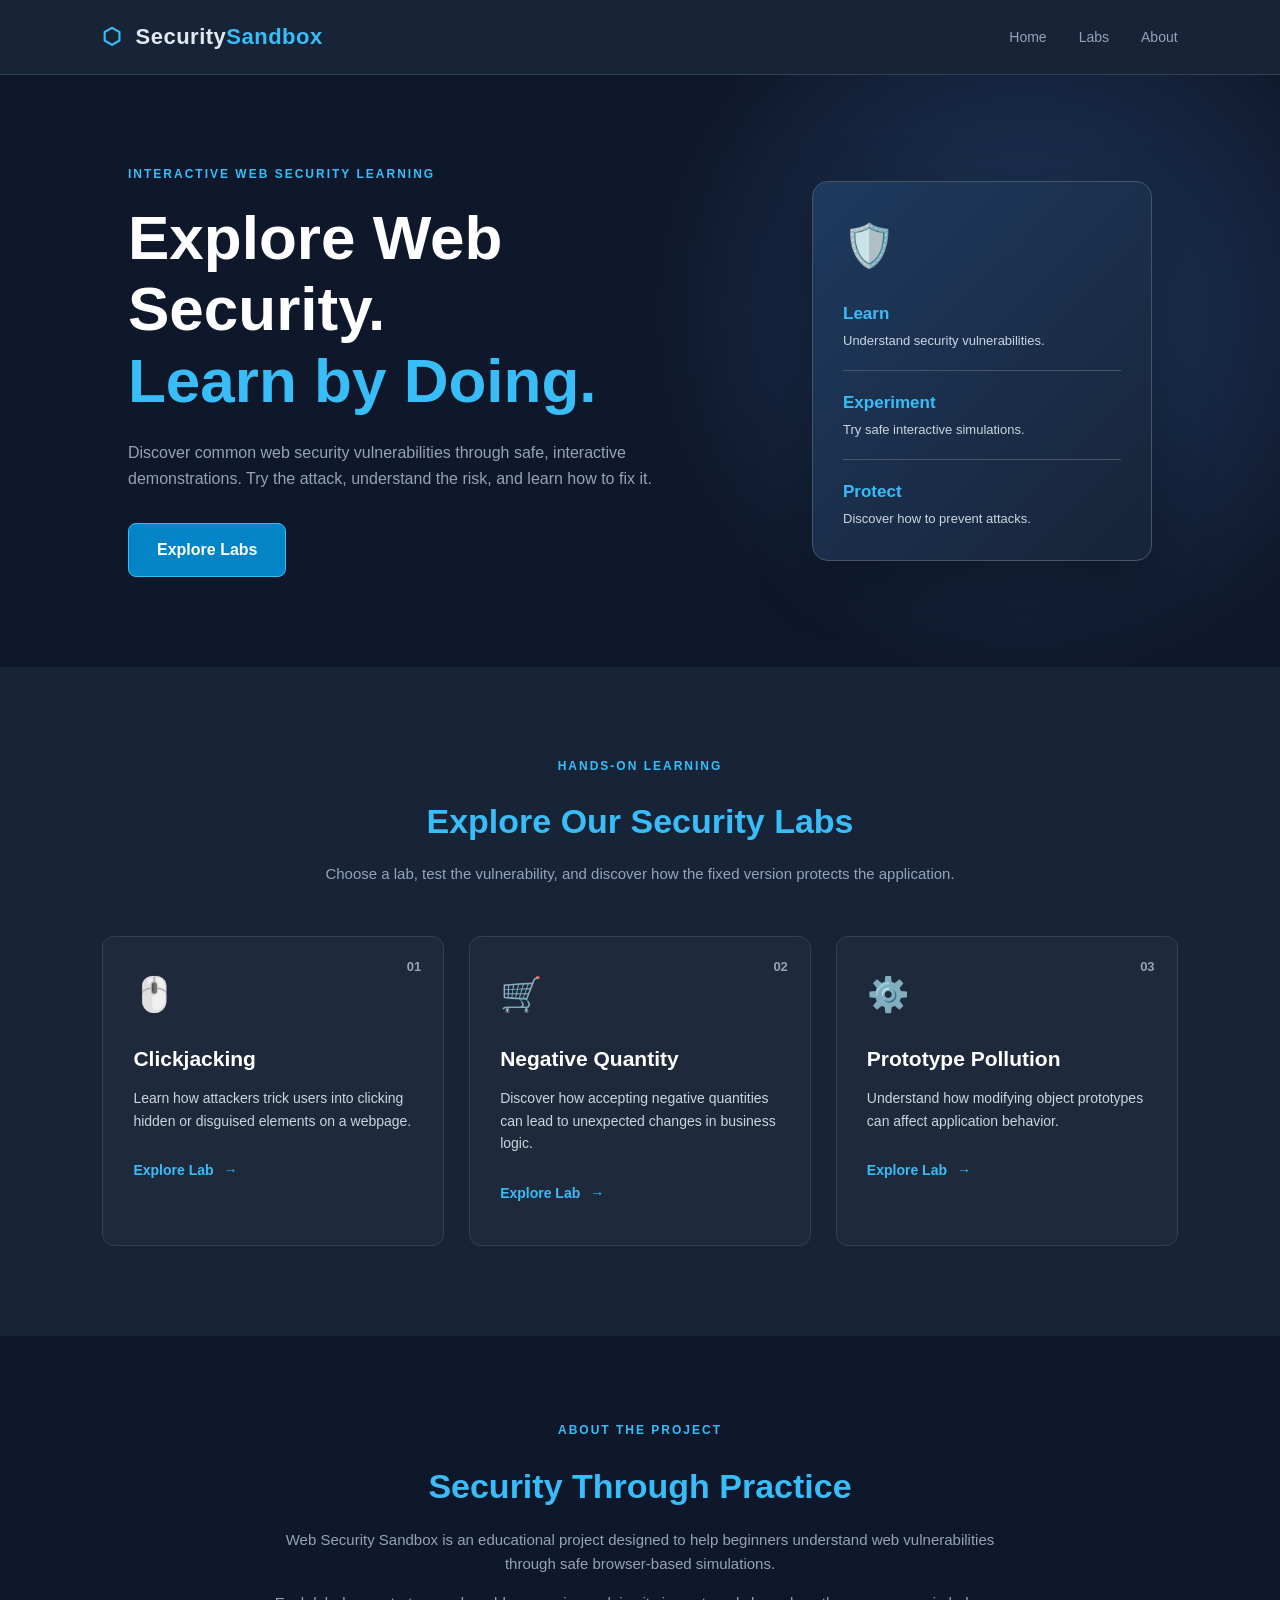
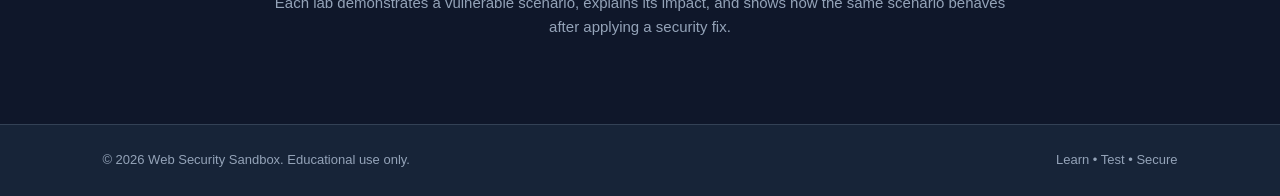
<file: index.html>
<!DOCTYPE html>
<html lang="en">
<head>
    <meta charset="UTF-8">
    <meta name="viewport" content="width=device-width, initial-scale=1.0">
    <meta name="description" content="An interactive web security sandbox for learning common web vulnerabilities safely.">
    <title>Web Security Sandbox</title>
    <link rel="stylesheet" href="css/style.css">
</head>
<body>

    <!-- Navigation -->
    <header class="navbar">
        <a href="index.html" class="logo">
            <span class="logo-icon">⬡</span>
            Security<span>Sandbox</span>
        </a>

        <nav>
            <a href="#home">Home</a>
            <a href="#labs">Labs</a>
            <a href="#about">About</a>
        </nav>
    </header>

    <main>
        <!-- Hero Section -->
        <section class="hero" id="home">
            <div class="hero-content">
                <p class="hero-label">INTERACTIVE WEB SECURITY LEARNING</p>

                <h1>
                    Explore Web Security.
                    <span>Learn by Doing.</span>
                </h1>

                <p class="hero-description">
                    Discover common web security vulnerabilities through
                    safe, interactive demonstrations. Try the attack,
                    understand the risk, and learn how to fix it.
                </p>

                <a href="#labs" class="primary-button">
                    Explore Labs
                </a>
            </div>

            <div class="hero-visual">
                <div class="security-card">
                    <div class="security-icon">🛡️</div>
                    <h3>Learn</h3>
                    <p>Understand security vulnerabilities.</p>
                    <div class="security-line"></div>
                    <h3>Experiment</h3>
                    <p>Try safe interactive simulations.</p>
                    <div class="security-line"></div>
                    <h3>Protect</h3>
                    <p>Discover how to prevent attacks.</p>
                </div>
            </div>
        </section>

        <!-- Labs Section -->
        <section class="labs-section" id="labs">
            <div class="section-heading">
                <p class="section-label">HANDS-ON LEARNING</p>
                <h2>Explore Our Security Labs</h2>
                <p>
                    Choose a lab, test the vulnerability, and discover
                    how the fixed version protects the application.
                </p>
            </div>

            <div class="labs-grid">

                <!-- Clickjacking -->
                <article class="lab-card">
                    <div class="lab-number">01</div>
                    <div class="lab-icon">🖱️</div>
                    <h3>Clickjacking</h3>
                    <p>
                        Learn how attackers trick users into clicking
                        hidden or disguised elements on a webpage.
                    </p>
                    <a href="labs/clickjacking/index.html" class="lab-link">
                        Explore Lab <span>→</span>
                    </a>
                </article>

                <!-- Negative Quantity -->
                <article class="lab-card">
                    <div class="lab-number">02</div>
                    <div class="lab-icon">🛒</div>
                    <h3>Negative Quantity</h3>
                    <p>
                        Discover how accepting negative quantities can
                        lead to unexpected changes in business logic.
                    </p>
                    <a href="labs/negative-quantity/index.html" class="lab-link">
                        Explore Lab <span>→</span>
                    </a>
                </article>

                <!-- Prototype Pollution -->
                <article class="lab-card">
                    <div class="lab-number">03</div>
                    <div class="lab-icon">⚙️</div>
                    <h3>Prototype Pollution</h3>
                    <p>
                        Understand how modifying object prototypes can
                        affect application behavior.
                    </p>
                    <a href="labs/prototype-pollution/index.html" class="lab-link">
                        Explore Lab <span>→</span>
                    </a>
                </article>

            </div>
        </section>

        <!-- About Section -->
        <section class="about-section" id="about">
            <div class="about-content">
                <p class="section-label">ABOUT THE PROJECT</p>
                <h2>Security Through Practice</h2>
                <p>
                    Web Security Sandbox is an educational project
                    designed to help beginners understand web
                    vulnerabilities through safe browser-based
                    simulations.
                </p>
                <p>
                    Each lab demonstrates a vulnerable scenario,
                    explains its impact, and shows how the same
                    scenario behaves after applying a security fix.
                </p>
            </div>
        </section>
    </main>

    <!-- Footer -->
    <footer class="footer">
        <p>© 2026 Web Security Sandbox. Educational use only.</p>
        <p>Learn • Test • Secure</p>
    </footer>
</body>
</html>
</file>
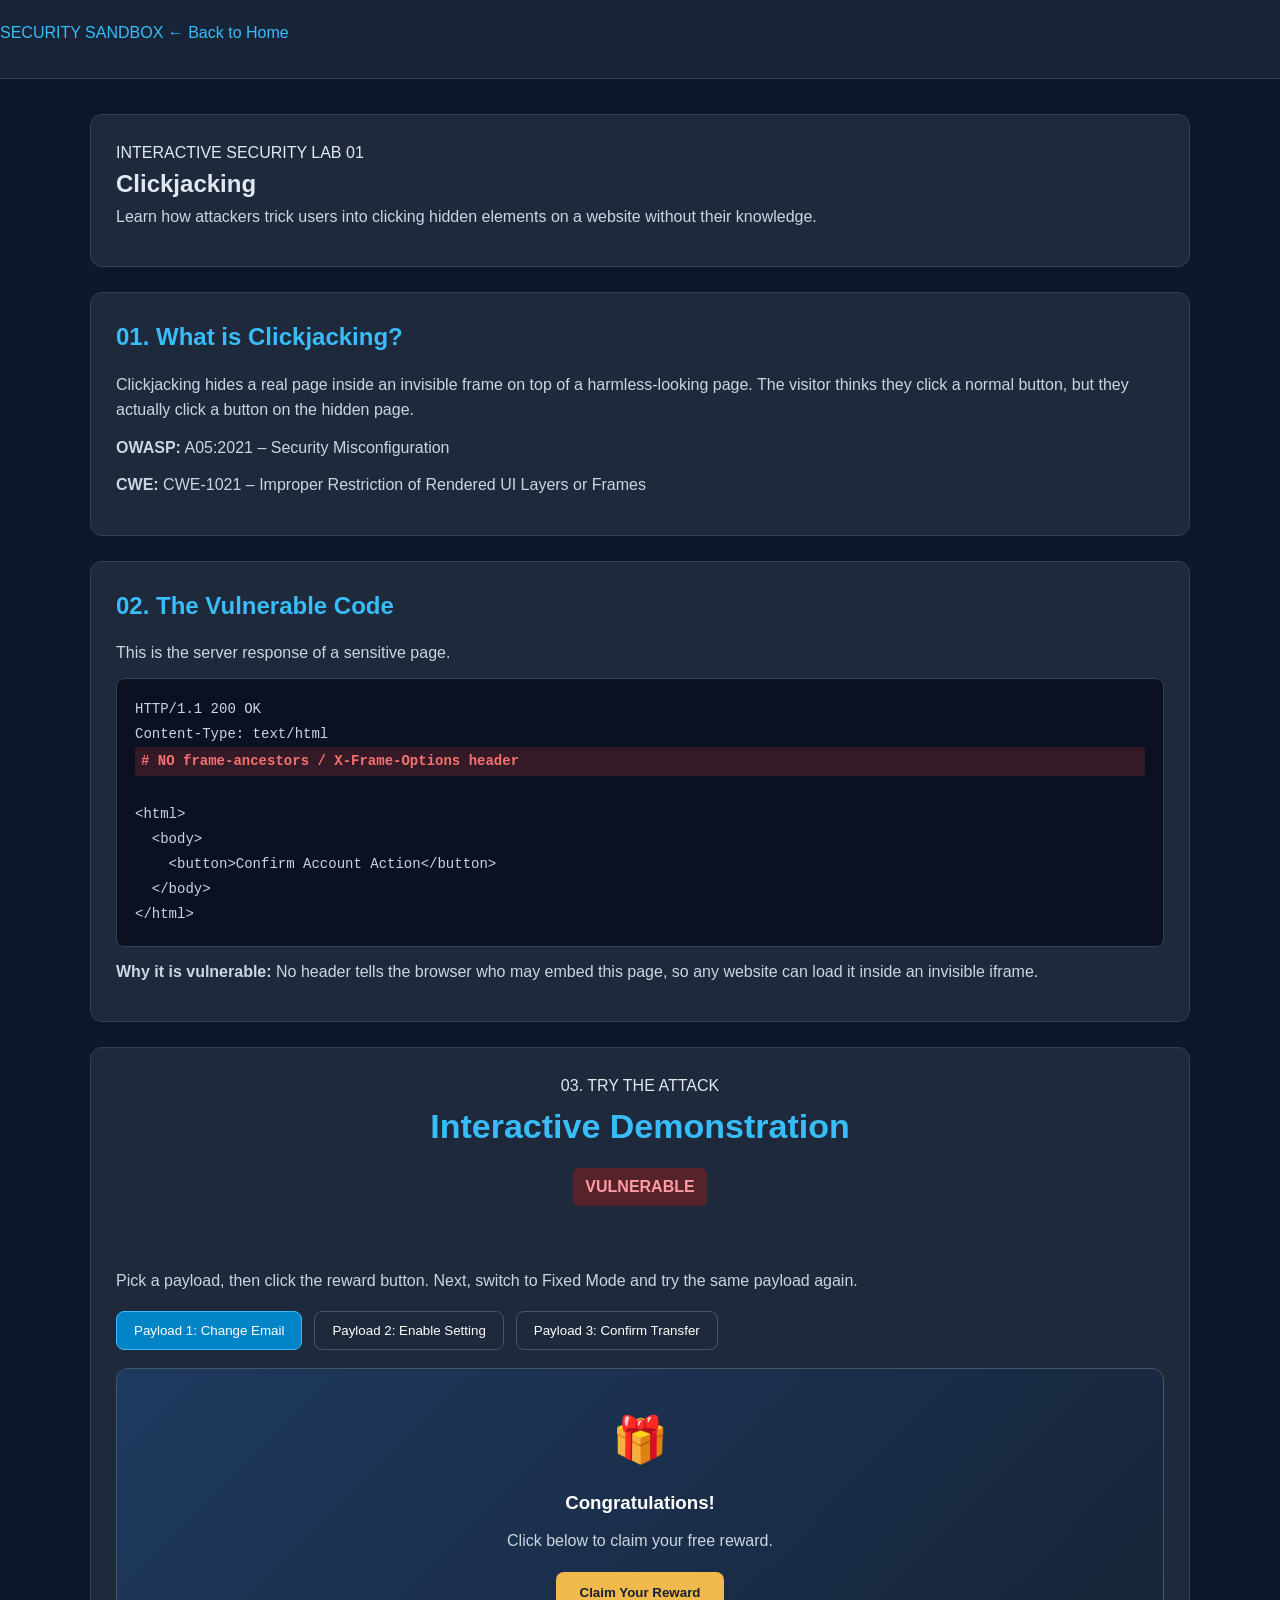
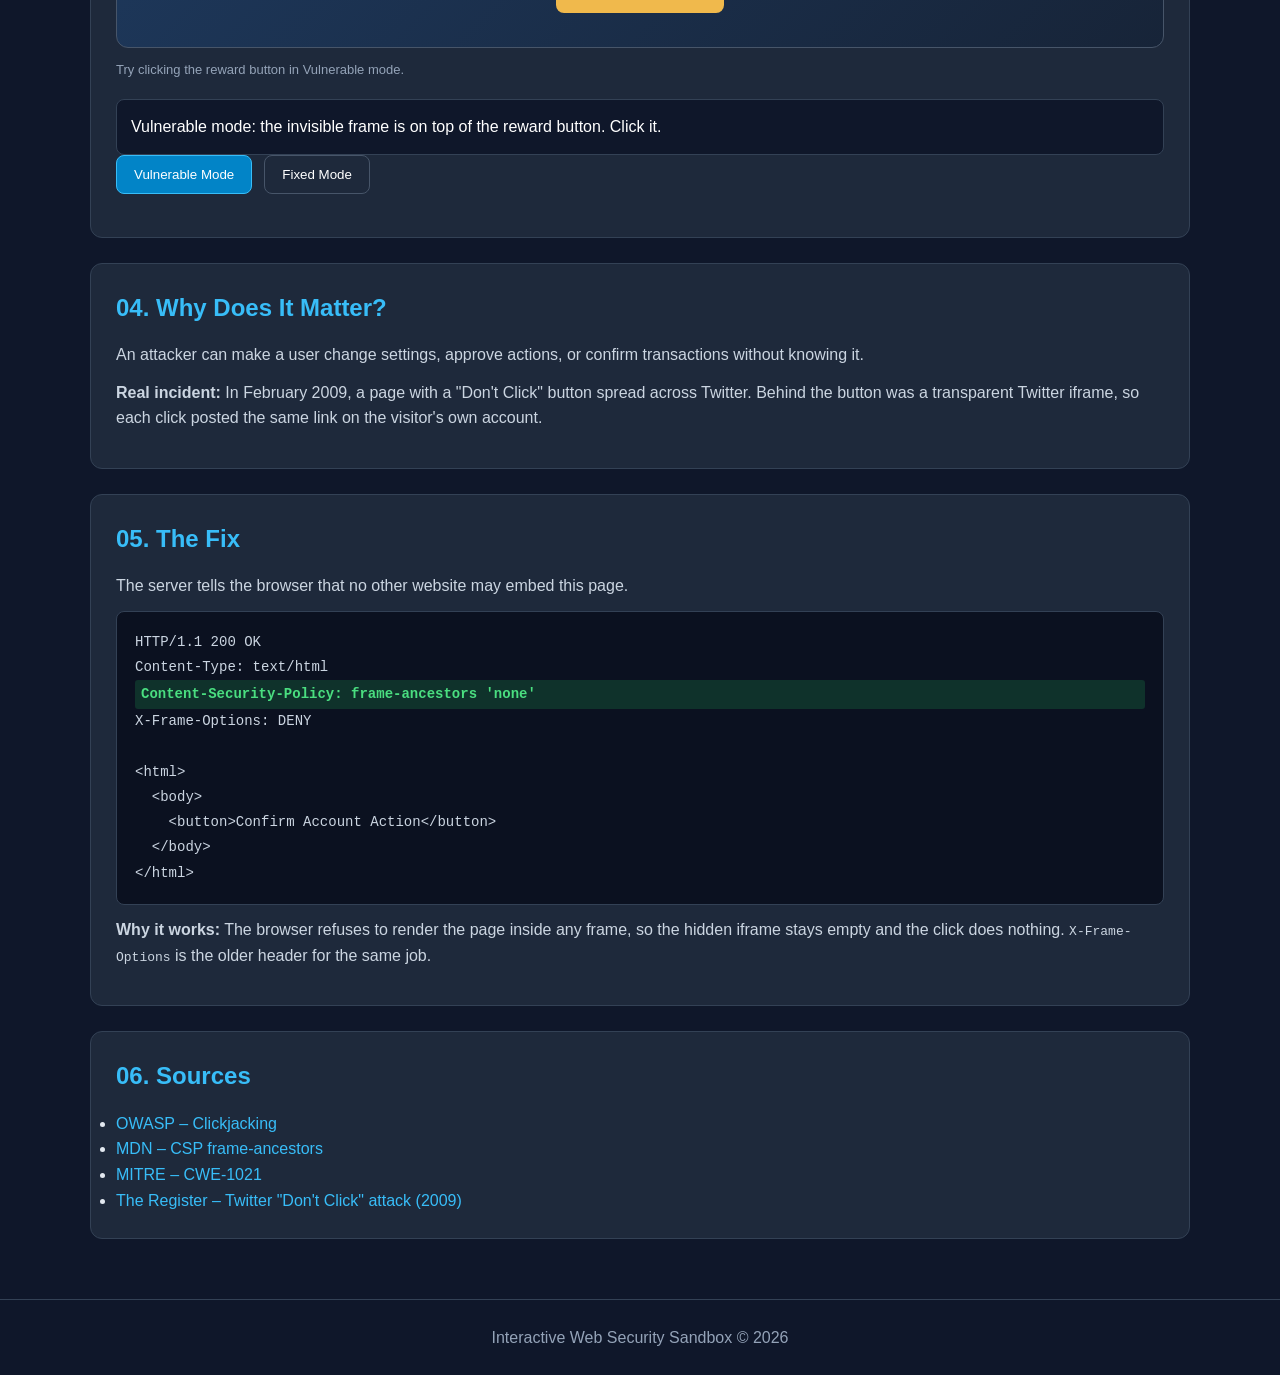
<file: labs/clickjacking/index.html>
<!DOCTYPE html>
<html lang="en">
<head>
    <meta charset="UTF-8">
    <meta name="viewport" content="width=device-width, initial-scale=1.0">
    <title>Clickjacking Lab | Security Sandbox</title>
    <link rel="stylesheet" href="../../css/style.css">
</head>
<body class="lab-page">

    <header class="topbar">
        <a href="../../index.html" class="brand">SECURITY SANDBOX</a>
        <a href="../../index.html" class="back-link">← Back to Home</a>
    </header>

    <main class="container">

        <section class="intro">
            <span class="lab-label">INTERACTIVE SECURITY LAB 01</span>
            <h1>Clickjacking</h1>
            <p>
                Learn how attackers trick users into clicking hidden
                elements on a website without their knowledge.
            </p>
        </section>

        <!-- 1. What it is -->
        <section class="info-card">
            <h2>01. What is Clickjacking?</h2>
            <p>
                Clickjacking hides a real page inside an invisible frame on top of
                a harmless-looking page. The visitor thinks they click a normal
                button, but they actually click a button on the hidden page.
            </p>
            <p><strong>OWASP:</strong> A05:2021 – Security Misconfiguration</p>
            <p><strong>CWE:</strong> CWE-1021 – Improper Restriction of
                Rendered UI Layers or Frames</p>
        </section>

        <!-- 2. The line -->
        <section class="code-card">
            <h2>02. The Vulnerable Code</h2>
            <p>
                This is the server response of a sensitive page.
            </p>
            <pre><code>HTTP/1.1 200 OK
Content-Type: text/html
<span class="hl-bad"># NO frame-ancestors / X-Frame-Options header</span>

&lt;html&gt;
  &lt;body&gt;
    &lt;button&gt;Confirm Account Action&lt;/button&gt;
  &lt;/body&gt;
&lt;/html&gt;</code></pre>
            <p class="warning">
                <strong>Why it is vulnerable:</strong> No header tells the
                browser who may embed this page, so any website can load it
                inside an invisible iframe.
            </p>
        </section>

        <!-- 3. Try it -->
        <section class="demo-card">
            <div class="section-heading">
                <div>
                    <span class="step-label">03. TRY THE ATTACK</span>
                    <h2>Interactive Demonstration</h2>
                </div>
                <span id="mode-status" class="status vulnerable">
                    VULNERABLE
                </span>
            </div>

            <p class="description">
                Pick a payload, then click the reward button. Next, switch to
                Fixed Mode and try the same payload again.
            </p>

            <div class="payloads">
                <button class="payload-btn active" data-action="Change Email">
                    Payload 1: Change Email
                </button>
                <button class="payload-btn" data-action="Enable Account Setting">
                    Payload 2: Enable Setting
                </button>
                <button class="payload-btn" data-action="Confirm Transfer">
                    Payload 3: Confirm Transfer
                </button>
            </div>

            <div class="demo-stage" id="demo-stage">
                <div class="decoy-content">
                    <span class="reward-icon">🎁</span>
                    <h3>Congratulations!</h3>
                    <p>Click below to claim your free reward.</p>
                    <button class="claim-btn" id="claim-btn">
                        Claim Your Reward
                    </button>
                </div>

                <iframe
                    id="attack-frame"
                    title="Simulated hidden target"
                    sandbox="allow-scripts"
                ></iframe>
            </div>

            <p class="hint">
                Try clicking the reward button in Vulnerable mode.
            </p>

            <div id="result" class="result" aria-live="polite">
                Waiting for your interaction...
            </div>

            <div class="mode-controls">
                <button id="vulnerable-btn" class="mode-btn selected">
                    Vulnerable Mode
                </button>
                <button id="fixed-btn" class="mode-btn">
                    Fixed Mode
                </button>
            </div>
        </section>

        <!-- 4. Why it matters -->
        <section class="impact-card">
            <h2>04. Why Does It Matter?</h2>
            <p>
                An attacker can make a user change settings, approve actions, or
                confirm transactions without knowing it.
            </p>
            <p>
                <strong>Real incident:</strong> In February 2009, a page with a
                "Don't Click" button spread across Twitter. Behind the button was
                a transparent Twitter iframe, so each click posted the same link
                on the visitor's own account.
            </p>
        </section>

        <!-- 5. The fix -->
        <section class="code-card">
            <h2>05. The Fix</h2>
            <p>
                The server tells the browser that no other website may embed
                this page.
            </p>
            <pre><code>HTTP/1.1 200 OK
Content-Type: text/html
<span class="hl-good">Content-Security-Policy: frame-ancestors 'none'</span>
X-Frame-Options: DENY

&lt;html&gt;
  &lt;body&gt;
    &lt;button&gt;Confirm Account Action&lt;/button&gt;
  &lt;/body&gt;
&lt;/html&gt;</code></pre>
            <p class="success">
                <strong>Why it works:</strong> The browser refuses to render the
                page inside any frame, so the hidden iframe stays empty and the
                click does nothing. <code>X-Frame-Options</code> is the older
                header for the same job.
            </p>
        </section>

        <!-- 6. Sources -->
        <section class="sources-card">
            <h2>06. Sources</h2>
            <ul>
                <li>
                    <a href="https://owasp.org/www-community/attacks/Clickjacking"
                       target="_blank" rel="noopener noreferrer">
                        OWASP – Clickjacking
                    </a>
                </li>
                <li>
                    <a href="https://developer.mozilla.org/en-US/docs/Web/HTTP/Reference/Headers/Content-Security-Policy/frame-ancestors"
                       target="_blank" rel="noopener noreferrer">
                        MDN – CSP frame-ancestors
                    </a>
                </li>
                <li>
                    <a href="https://cwe.mitre.org/data/definitions/1021.html"
                       target="_blank" rel="noopener noreferrer">
                        MITRE – CWE-1021
                    </a>
                </li>
                <li>
                    <a href="https://www.theregister.com/2009/02/13/twitter_clickjack_attack/"
                       target="_blank" rel="noopener noreferrer">
                        The Register – Twitter "Don't Click" attack (2009)
                    </a>
                </li>
            </ul>
        </section>

    </main>

    <footer>
        Interactive Web Security Sandbox © 2026
    </footer>

    <script src="../../js/clickjacking.js"></script>
</body>
</html>
</file>
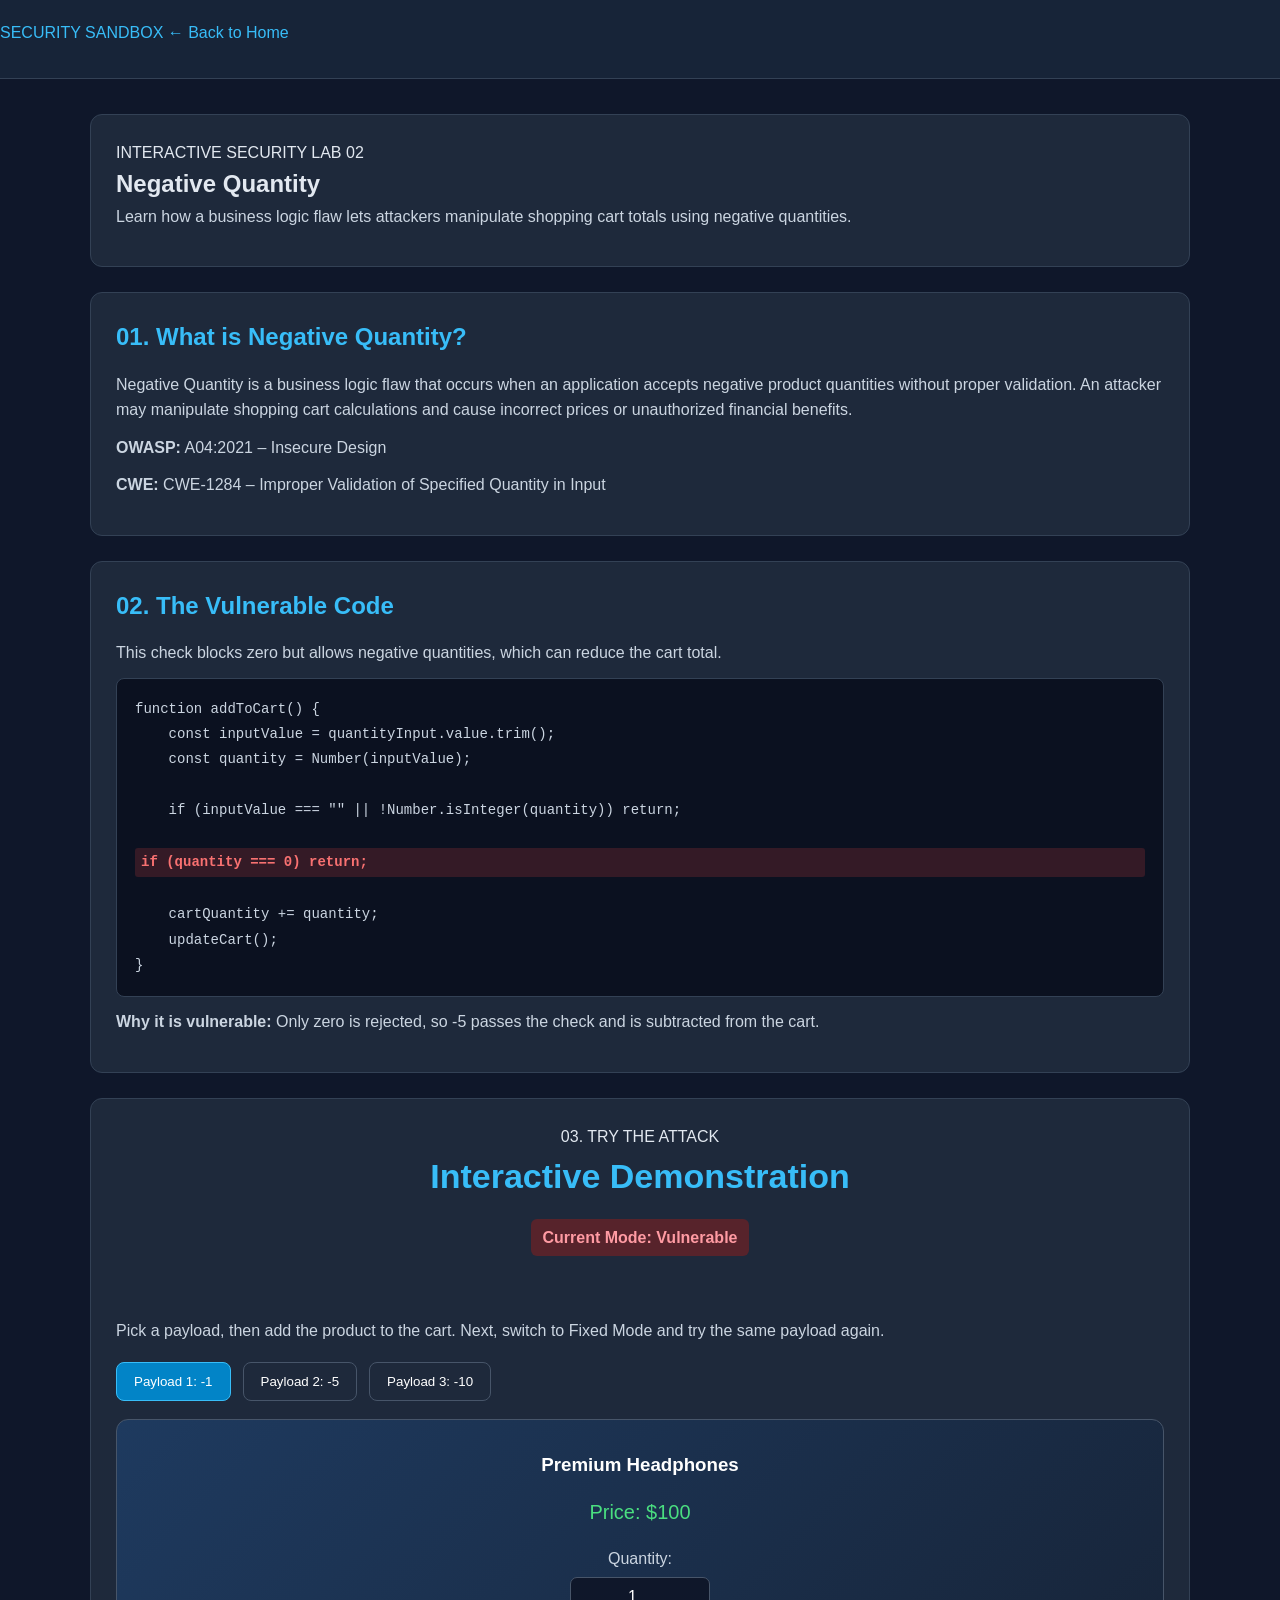
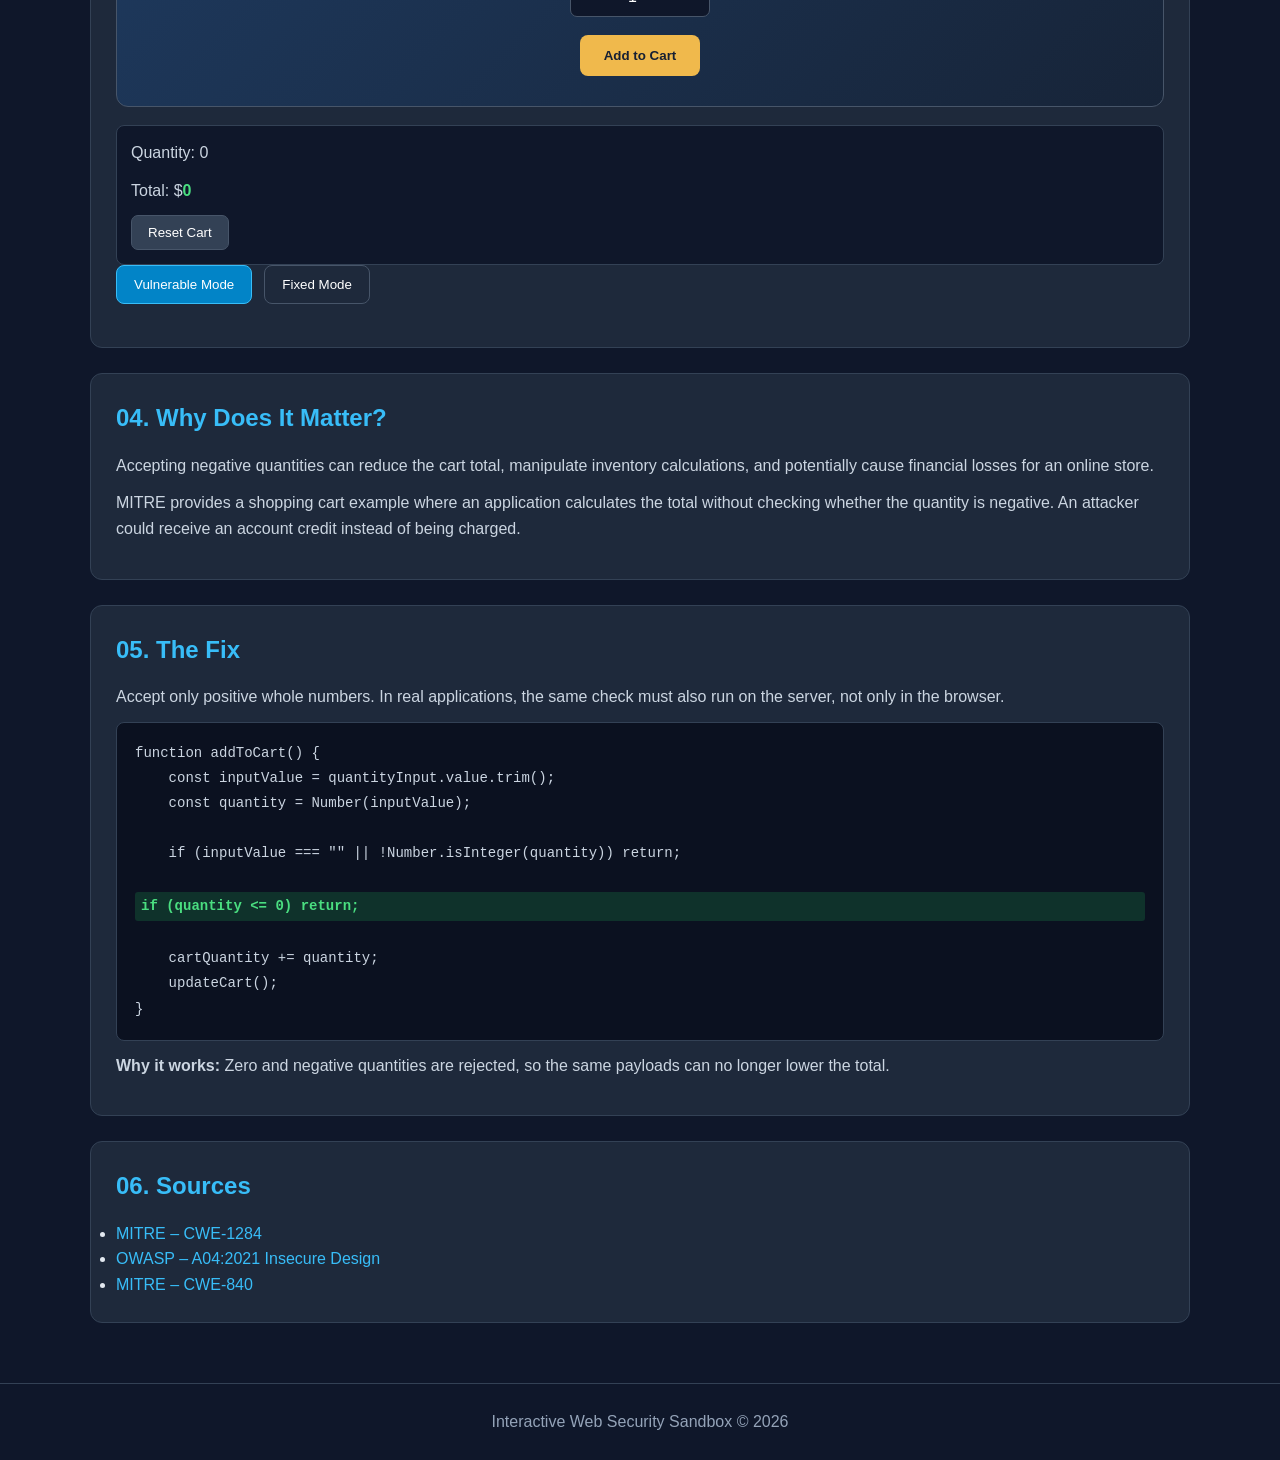
<file: labs/negative-quantity/index.html>
<!DOCTYPE html>
<html lang="en">
<head>
    <meta charset="UTF-8">
    <meta name="viewport" content="width=device-width, initial-scale=1.0">
    <title>Negative Quantity Lab | Security Sandbox</title>
    <link rel="stylesheet" href="../../css/style.css">
</head>
<body class="lab-page">

    <header class="topbar">
        <a href="../../index.html" class="brand">SECURITY SANDBOX</a>
        <a href="../../index.html" class="back-link">← Back to Home</a>
    </header>

    <main class="container">

        <section class="intro">
            <span class="lab-label">INTERACTIVE SECURITY LAB 02</span>
            <h1>Negative Quantity</h1>
            <p>
                Learn how a business logic flaw lets attackers manipulate
                shopping cart totals using negative quantities.
            </p>
        </section>

        <!-- 1. What it is -->
        <section class="info-card">
            <h2>01. What is Negative Quantity?</h2>
            <p>
                Negative Quantity is a business logic flaw that occurs when an
                application accepts negative product quantities without proper
                validation. An attacker may manipulate shopping cart calculations
                and cause incorrect prices or unauthorized financial benefits.
            </p>
            <p><strong>OWASP:</strong> A04:2021 – Insecure Design</p>
            <p><strong>CWE:</strong> CWE-1284 – Improper Validation of
                Specified Quantity in Input</p>
        </section>

        <!-- 2. The line -->
        <section class="code-card">
            <h2>02. The Vulnerable Code</h2>
            <p>
                This check blocks zero but allows negative quantities,
                which can reduce the cart total.
            </p>
            <pre><code>function addToCart() {
    const inputValue = quantityInput.value.trim();
    const quantity = Number(inputValue);

    if (inputValue === "" || !Number.isInteger(quantity)) return;
    <span class="vulnerable-line">if (quantity === 0) return;</span>

    cartQuantity += quantity;
    updateCart();
}</code></pre>
            <p class="warning">
                <strong>Why it is vulnerable:</strong> Only zero is rejected, so
                -5 passes the check and is subtracted from the cart.
            </p>
        </section>

        <!-- 3. Try it -->
        <section class="demo-card">
            <div class="section-heading">
                <div>
                    <span class="step-label">03. TRY THE ATTACK</span>
                    <h2>Interactive Demonstration</h2>
                </div>
                <span id="modeStatus" class="status vulnerable">
                    Current Mode: Vulnerable
                </span>
            </div>

            <p class="description">
                Pick a payload, then add the product to the cart. Next, switch
                to Fixed Mode and try the same payload again.
            </p>

            <div class="payloads">
                <button class="payload-btn payload active" data-value="-1">
                    Payload 1: -1
                </button>
                <button class="payload-btn payload" data-value="-5">
                    Payload 2: -5
                </button>
                <button class="payload-btn payload" data-value="-10">
                    Payload 3: -10
                </button>
            </div>

            <div class="demo-stage shop-stage">
                <h3>Premium Headphones</h3>
                <p class="price">Price: $100</p>

                <label for="quantity">Quantity:</label>
                <input type="number" id="quantity" value="1" step="1">

                <button id="addToCart" class="claim-btn">Add to Cart</button>
            </div>

            <div id="result" class="result" aria-live="polite">
                <p>Quantity: <span id="cartQuantity">0</span></p>
                <p>Total: $<span id="total">0</span></p>
                <p id="message"></p>
                <button id="resetCart">Reset Cart</button>
            </div>

            <div class="mode-controls">
                <button id="vulnerableMode" class="mode-btn selected">
                    Vulnerable Mode
                </button>
                <button id="fixedMode" class="mode-btn">
                    Fixed Mode
                </button>
            </div>
        </section>

        <!-- 4. Why it matters -->
        <section class="impact-card">
            <h2>04. Why Does It Matter?</h2>
            <p>
                Accepting negative quantities can reduce the cart total,
                manipulate inventory calculations, and potentially cause
                financial losses for an online store.
            </p>
            <p>
                MITRE provides a shopping cart example where an application
                calculates the total without checking whether the quantity
                is negative. An attacker could receive an account credit
                instead of being charged.
            </p>
        </section>

        <!-- 5. The fix -->
        <section class="code-card">
            <h2>05. The Fix</h2>
            <p>
                Accept only positive whole numbers. In real applications, the
                same check must also run on the server, not only in the browser.
            </p>
            <pre><code>function addToCart() {
    const inputValue = quantityInput.value.trim();
    const quantity = Number(inputValue);

    if (inputValue === "" || !Number.isInteger(quantity)) return;
    <span class="fixed-line">if (quantity &lt;= 0) return;</span>

    cartQuantity += quantity;
    updateCart();
}</code></pre>
            <p class="success">
                <strong>Why it works:</strong> Zero and negative quantities are
                rejected, so the same payloads can no longer lower the total.
            </p>
        </section>

        <!-- 6. Sources -->
        <section class="sources-card">
            <h2>06. Sources</h2>
            <ul>
                <li>
                    <a href="https://cwe.mitre.org/data/definitions/1284.html"
                       target="_blank" rel="noopener noreferrer">
                        MITRE – CWE-1284
                    </a>
                </li>
                <li>
                    <a href="https://top10.owasp.org/A04_2021-Insecure_Design/"
                       target="_blank" rel="noopener noreferrer">
                        OWASP – A04:2021 Insecure Design
                    </a>
                </li>
                <li>
                    <a href="https://cwe.mitre.org/data/definitions/840.html"
                       target="_blank" rel="noopener noreferrer">
                        MITRE – CWE-840
                    </a>
                </li>
            </ul>
        </section>

    </main>

    <footer>
        Interactive Web Security Sandbox © 2026
    </footer>

    <script src="../../js/negative-quantity.js"></script>
</body>
</html>
</file>
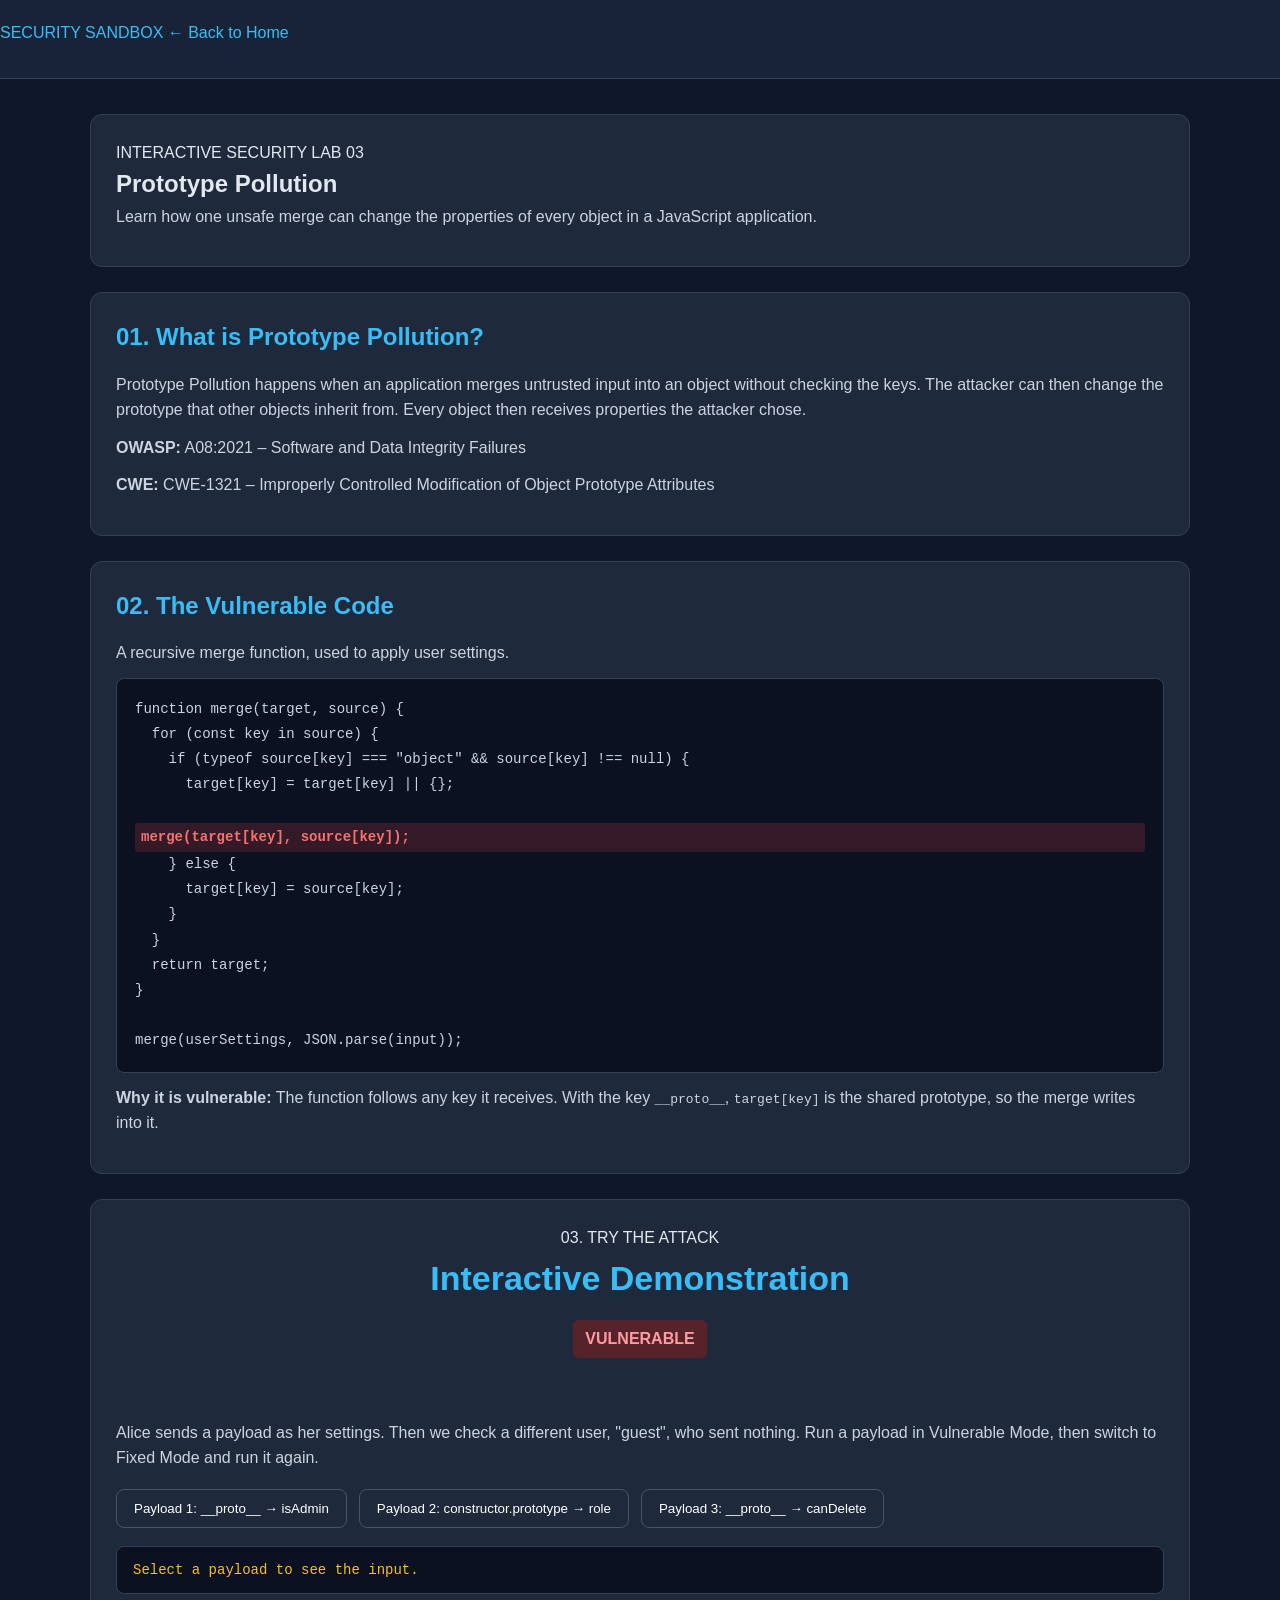
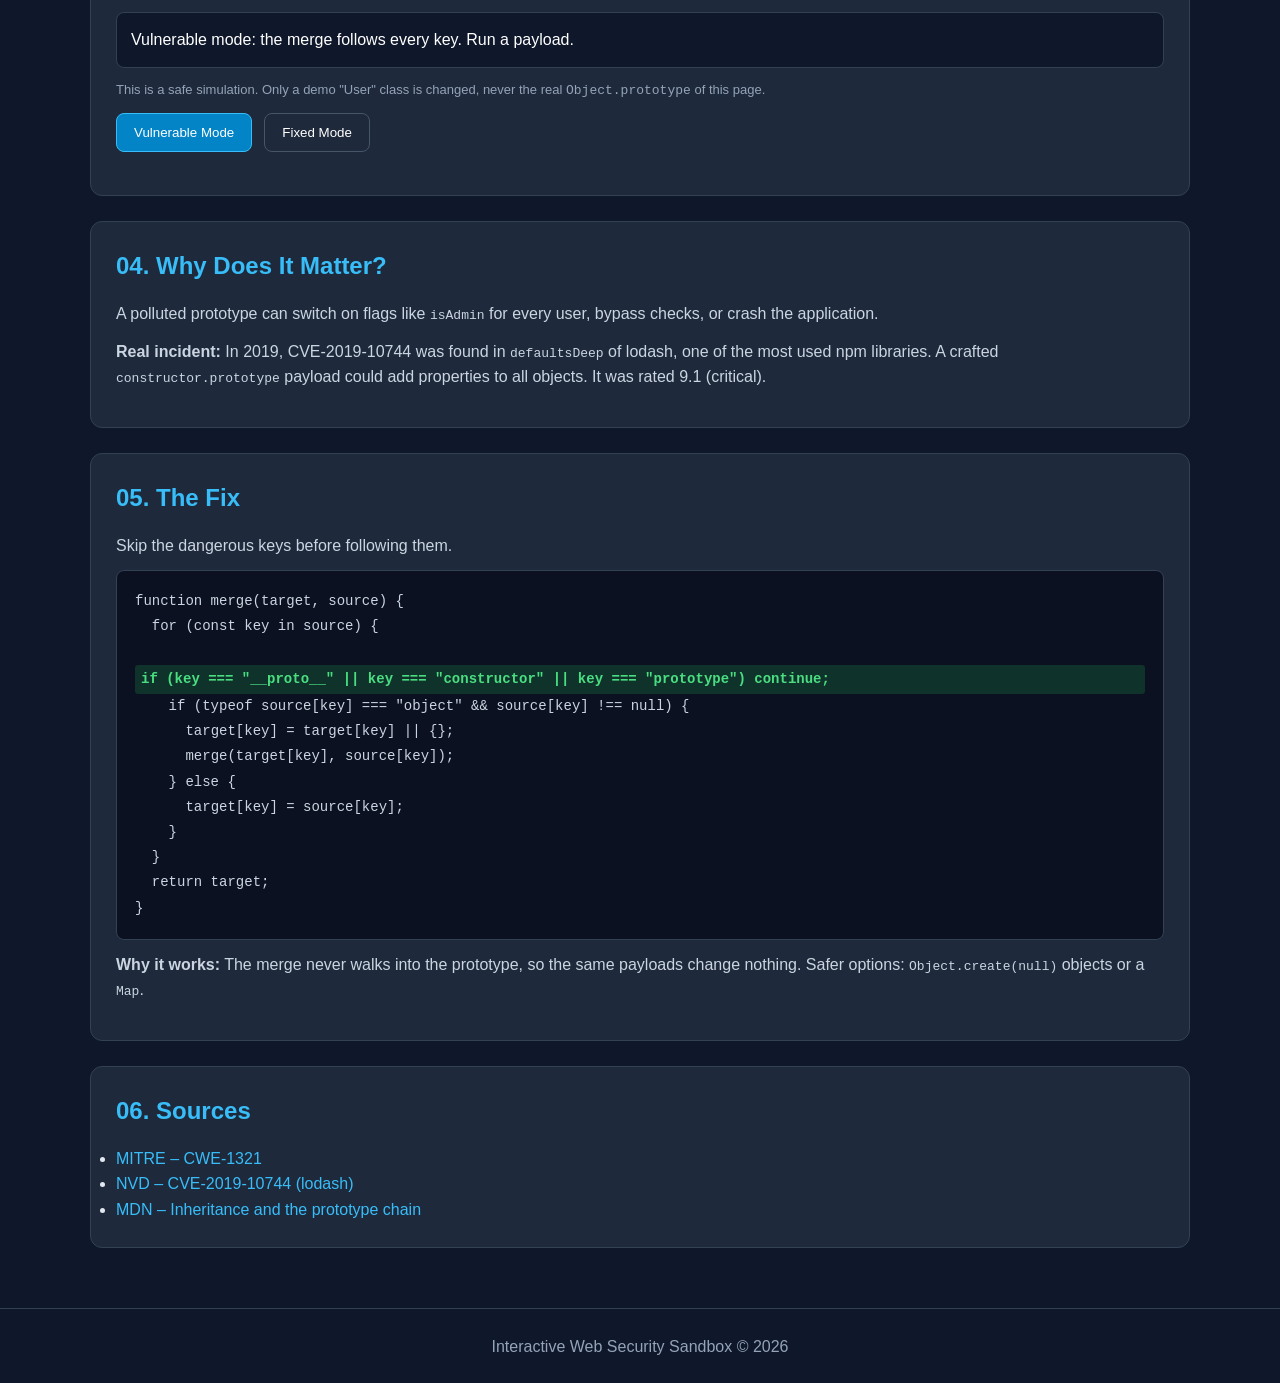
<file: labs/prototype-pollution/index.html>
<!DOCTYPE html>
<html lang="en">
<head>
    <meta charset="UTF-8">
    <meta name="viewport" content="width=device-width, initial-scale=1.0">
    <title>Prototype Pollution Lab | Security Sandbox</title>
    <link rel="stylesheet" href="../../css/style.css">
</head>
<body class="lab-page">

    <header class="topbar">
        <a href="../../index.html" class="brand">SECURITY SANDBOX</a>
        <a href="../../index.html" class="back-link">← Back to Home</a>
    </header>

    <main class="container">

        <section class="intro">
            <span class="lab-label">INTERACTIVE SECURITY LAB 03</span>
            <h1>Prototype Pollution</h1>
            <p>
                Learn how one unsafe merge can change the properties of
                every object in a JavaScript application.
            </p>
        </section>

        <section class="info-card">
            <h2>01. What is Prototype Pollution?</h2>
            <p>
                Prototype Pollution happens when an application merges untrusted
                input into an object without checking the keys. The attacker can
                then change the prototype that other objects inherit from.
                Every object then receives properties the attacker chose.
            </p>
            <p><strong>OWASP:</strong> A08:2021 – Software and Data Integrity Failures</p>
            <p><strong>CWE:</strong> CWE-1321 – Improperly Controlled Modification
                of Object Prototype Attributes</p>
        </section>

        <section class="code-card">
            <h2>02. The Vulnerable Code</h2>
            <p>
                A recursive merge function, used to apply user settings.
            </p>
            <pre><code>function merge(target, source) {
  for (const key in source) {
    if (typeof source[key] === "object" &amp;&amp; source[key] !== null) {
      target[key] = target[key] || {};
      <span class="hl-bad">merge(target[key], source[key]);</span>
    } else {
      target[key] = source[key];
    }
  }
  return target;
}

merge(userSettings, JSON.parse(input));</code></pre>
            <p class="warning">
                <strong>Why it is vulnerable:</strong> The function follows any
                key it receives. With the key <code>__proto__</code>,
                <code>target[key]</code> is the shared prototype, so the merge
                writes into it.
            </p>
        </section>

        <section class="demo-card">
            <div class="section-heading">
                <div>
                    <span class="step-label">03. TRY THE ATTACK</span>
                    <h2>Interactive Demonstration</h2>
                </div>
                <span id="mode-status" class="status vulnerable">
                    VULNERABLE
                </span>
            </div>

            <p class="description">
                Alice sends a payload as her settings. Then we check a different
                user, "guest", who sent nothing. Run a payload in Vulnerable
                Mode, then switch to Fixed Mode and run it again.
            </p>

            <div class="payloads">
                <button class="payload-btn" data-index="0">
                    Payload 1: __proto__ → isAdmin
                </button>
                <button class="payload-btn" data-index="1">
                    Payload 2: constructor.prototype → role
                </button>
                <button class="payload-btn" data-index="2">
                    Payload 3: __proto__ → canDelete
                </button>
            </div>

            <div class="payload-view" id="payload-view">
                Select a payload to see the input.
            </div>

            <div id="result" class="result multiline" aria-live="polite">
                Waiting for your interaction...
            </div>

            <p class="hint">
                This is a safe simulation. Only a demo "User" class is changed,
                never the real <code>Object.prototype</code> of this page.
            </p>

            <div class="mode-controls">
                <button id="vulnerable-btn" class="mode-btn selected">
                    Vulnerable Mode
                </button>
                <button id="fixed-btn" class="mode-btn">
                    Fixed Mode
                </button>
            </div>
        </section>

        <section class="impact-card">
            <h2>04. Why Does It Matter?</h2>
            <p>
                A polluted prototype can switch on flags like
                <code>isAdmin</code> for every user, bypass checks, or crash the
                application.
            </p>
            <p>
                <strong>Real incident:</strong> In 2019, CVE-2019-10744 was found
                in <code>defaultsDeep</code> of lodash, one of the most used npm
                libraries. A crafted <code>constructor.prototype</code> payload
                could add properties to all objects. It was rated 9.1 (critical).
            </p>
        </section>

        <section class="code-card">
            <h2>05. The Fix</h2>
            <p>
                Skip the dangerous keys before following them.
            </p>
            <pre><code>function merge(target, source) {
  for (const key in source) {
    <span class="hl-good">if (key === "__proto__" || key === "constructor" || key === "prototype") continue;</span>
    if (typeof source[key] === "object" &amp;&amp; source[key] !== null) {
      target[key] = target[key] || {};
      merge(target[key], source[key]);
    } else {
      target[key] = source[key];
    }
  }
  return target;
}</code></pre>
            <p class="success">
                <strong>Why it works:</strong> The merge never walks into the
                prototype, so the same payloads change nothing. Safer options:
                <code>Object.create(null)</code> objects or a <code>Map</code>.
            </p>
        </section>

        <section class="sources-card">
            <h2>06. Sources</h2>
            <ul>
                <li>
                    <a href="https://cwe.mitre.org/data/definitions/1321.html"
                       target="_blank" rel="noopener noreferrer">
                        MITRE – CWE-1321
                    </a>
                </li>
                <li>
                    <a href="https://nvd.nist.gov/vuln/detail/CVE-2019-10744"
                       target="_blank" rel="noopener noreferrer">
                        NVD – CVE-2019-10744 (lodash)
                    </a>
                </li>
                <li>
                    <a href="https://developer.mozilla.org/en-US/docs/Web/JavaScript/Inheritance_and_the_prototype_chain"
                       target="_blank" rel="noopener noreferrer">
                        MDN – Inheritance and the prototype chain
                    </a>
                </li>
            </ul>
        </section>

    </main>

    <footer>
        Interactive Web Security Sandbox © 2026
    </footer>

    <script src="../../js/prototype-pollution.js"></script>
</body>
</html>
</file>
<file: css/style.css>
/* ==============================
   1. Global Settings
============================== */

:root {
    --bg: #0f172a;
    --bg-alt: #172438;
    --card: #1e293b;
    --border: #334155;
    --border-soft: #334155;
    --border-light: #475569;
    --accent: #38bdf8;
    --accent-heading: #38bdf8;
    --accent-strong: #0284c7;
    --text: #e2e8f0;
    --text-muted: #cbd5e1;
    --text-dim: #94a3b8;
    --text-faint: #94a3b8;
    --grad-start: #1e3a5f;
    --grad-end: #172438;
}

* {
    margin: 0;
    padding: 0;
    box-sizing: border-box;
}

html {
    scroll-behavior: smooth;
}

body {
    font-family: Arial, Helvetica, sans-serif;
    background-color: var(--bg);
    color: var(--text);
    line-height: 1.6;
}

a {
    text-decoration: none;
    color: inherit;
}

/* ==============================
   2. Navigation Bar
============================== */

.navbar {
    width: 100%;
    min-height: 75px;
    padding: 0 8%;
    display: flex;
    align-items: center;
    justify-content: space-between;
    background-color: var(--bg-alt);
    border-bottom: 1px solid var(--border-soft);
    position: sticky;
    top: 0;
    z-index: 100;
}

.logo {
    font-size: 22px;
    font-weight: bold;
    letter-spacing: 0.5px;
}

.logo span:last-child {
    color: var(--accent);
}

.logo-icon {
    color: var(--accent);
    margin-right: 7px;
}

.navbar nav {
    display: flex;
    align-items: center;
    gap: 32px;
}

.navbar nav a {
    color: var(--text-dim);
    font-size: 14px;
    transition: color 0.3s ease;
}

.navbar nav a:hover {
    color: var(--accent);
}

/* ==============================
   3. Hero Section
============================== */

.hero {
    min-height: 570px;
    padding: 90px 10%;
    display: flex;
    align-items: center;
    justify-content: space-between;
    gap: 60px;
    background:
        radial-gradient(circle at 80% 40%, var(--grad-start) 0%, transparent 35%),
        var(--bg);
}

.hero-content {
    max-width: 620px;
}

.hero-label,
.section-label {
    color: var(--accent);
    font-size: 12px;
    font-weight: bold;
    letter-spacing: 2px;
    margin-bottom: 18px;
}

.hero h1 {
    font-size: clamp(38px, 5vw, 62px);
    line-height: 1.15;
    margin-bottom: 24px;
    color: #ffffff;
}

.hero h1 span {
    display: block;
    color: var(--accent);
}

.hero-description {
    max-width: 540px;
    color: var(--text-dim);
    font-size: 16px;
    margin-bottom: 32px;
}

.primary-button {
    display: inline-block;
    padding: 13px 28px;
    background-color: var(--accent-strong);
    border: 1px solid var(--accent);
    color: #ffffff;
    font-weight: bold;
    border-radius: 8px;
    transition: 0.3s ease;
}

.primary-button:hover {
    filter: brightness(1.12);
    transform: translateY(-3px);
}

/* ==============================
   4. Hero Visual Card
============================== */

.hero-visual {
    width: 340px;
    flex-shrink: 0;
}

.security-card {
    padding: 30px;
    background: linear-gradient(135deg, var(--grad-start), var(--grad-end));
    border: 1px solid var(--border-light);
    border-radius: 16px;
    box-shadow: 0 20px 60px rgba(0, 0, 0, 0.3);
}

.security-icon {
    font-size: 42px;
    margin-bottom: 20px;
}

.security-card h3 {
    color: var(--accent-heading);
    font-size: 17px;
    margin-bottom: 4px;
}

.security-card p {
    color: var(--text-muted);
    font-size: 13px;
}

.security-line {
    height: 1px;
    background-color: var(--border-light);
    margin: 18px 0;
}

/* ==============================
   5. Labs Section
============================== */

.labs-section {
    padding: 90px 8%;
    background-color: var(--bg-alt);
}

.section-heading {
    text-align: center;
    max-width: 650px;
    margin: 0 auto 50px;
}

.section-heading h2,
.about-content h2 {
    font-size: 34px;
    margin-bottom: 14px;
    color: var(--accent-heading);
}

.section-heading > p:last-child {
    color: var(--text-dim);
    font-size: 15px;
}

.labs-grid {
    display: grid;
    grid-template-columns: repeat(3, minmax(0, 1fr));
    gap: 25px;
    max-width: 1200px;
    margin: auto;
}

/* ==============================
   6. Lab Cards
============================== */

.lab-card {
    position: relative;
    padding: 30px;
    min-height: 310px;
    background-color: var(--card);
    border: 1px solid var(--border);
    border-radius: 12px;
    transition: transform 0.3s ease, border-color 0.3s ease;
}

.lab-card:hover {
    transform: translateY(-8px);
    border-color: var(--accent);
}

.lab-number {
    position: absolute;
    top: 20px;
    right: 22px;
    color: #94a3b8;
    font-size: 13px;
    font-weight: bold;
}

.lab-icon {
    font-size: 34px;
    margin-bottom: 20px;
}

.lab-card h3 {
    color: #ffffff;
    font-size: 21px;
    margin-bottom: 12px;
}

.lab-card p {
    color: var(--text-muted);
    font-size: 14px;
    margin-bottom: 25px;
}

.lab-link {
    display: inline-flex;
    gap: 10px;
    align-items: center;
    color: var(--accent);
    font-size: 14px;
    font-weight: bold;
}

.lab-link span {
    transition: transform 0.3s ease;
}

.lab-link:hover span {
    transform: translateX(5px);
}

/* ==============================
   7. About Section
============================== */

.about-section {
    padding: 85px 10%;
    text-align: center;
    background-color: var(--bg);
}

.about-content {
    max-width: 750px;
    margin: auto;
}

.about-content p:not(.section-label) {
    color: var(--text-dim);
    font-size: 15px;
    margin-top: 15px;
}

/* ==============================
   8. Footer
============================== */

.footer {
    padding: 25px 8%;
    display: flex;
    justify-content: space-between;
    align-items: center;
    gap: 15px;
    background-color: var(--bg-alt);
    border-top: 1px solid var(--border-soft);
    color: var(--text-faint);
    font-size: 13px;
}

/* ==============================
   9. Responsive Design
============================== */

@media (max-width: 900px) {
    .hero {
        padding: 70px 7%;
        gap: 35px;
    }

    .hero-visual {
        width: 290px;
    }

    .labs-grid {
        grid-template-columns: repeat(2, minmax(0, 1fr));
    }
}

@media (max-width: 650px) {
    .navbar {
        padding: 18px 5%;
        flex-direction: column;
        gap: 15px;
    }

    .navbar nav {
        gap: 22px;
    }

    .hero {
        padding: 60px 7%;
        flex-direction: column;
        align-items: flex-start;
    }

    .hero-visual {
        width: 100%;
    }

    .labs-section {
        padding: 65px 6%;
    }

    .labs-grid {
        grid-template-columns: 1fr;
    }

    .section-heading h2,
    .about-content h2 {
        font-size: 28px;
    }

    .footer {
        flex-direction: column;
        text-align: center;
    }
}

/* =========================================
   10. Clickjacking Lab Styles
   Scoped to lab pages only
========================================= */

.lab-page {
    font-family: Arial, sans-serif;
    background: var(--bg);
    color: var(--text);
    line-height: 1.6;
}

.lab-page a {
    color: var(--accent);
    text-decoration: none;
}

.lab-page a:hover {
    text-decoration: underline;
}

.lab-page .container {
    width: 90%;
    max-width: 1100px;
    margin: 0 auto;
}

.lab-page header {
    background: var(--bg-alt);
    padding: 20px 0;
    border-bottom: 1px solid var(--border-soft);
}

.lab-page header h1 {
    color: #ffffff;
    font-size: 28px;
}

.lab-page header p {
    color: var(--text-dim);
}

.lab-page .back-link {
    display: inline-block;
    margin-bottom: 12px;
}

.lab-page main {
    padding: 35px 0;
}

.lab-page section {
    background: var(--card);
    border: 1px solid var(--border);
    border-radius: 12px;
    padding: 25px;
    margin-bottom: 25px;
}

.lab-page h2 {
    color: var(--accent-heading);
    margin-bottom: 15px;
}

.lab-page h3 {
    color: #ffffff;
    margin-bottom: 10px;
}

.lab-page p {
    color: var(--text-muted);
    margin-bottom: 12px;
}

.lab-page button {
    cursor: pointer;
    font-family: inherit;
    transition: 0.2s ease;
}

.lab-page button:hover {
    filter: brightness(1.12);
}

.lab-page .payloads,
.lab-page .payload-buttons {
    display: flex;
    flex-wrap: wrap;
    gap: 12px;
    margin: 18px 0;
}

.lab-page .payload-btn,
.lab-page .mode-btn {
    padding: 11px 17px;
    border: 1px solid var(--border-light);
    border-radius: 8px;
    background: #1e293b;
    color: #ffffff;
}

.lab-page .payload-btn.active,
.lab-page .mode-btn.selected {
    background: var(--accent-strong);
    border-color: var(--accent);
}

.lab-page .demo-stage {
    position: relative;
    min-height: 280px;
    display: flex;
    justify-content: center;
    align-items: center;
    overflow: hidden;
    border-radius: 12px;
    background: linear-gradient(135deg, var(--grad-start), var(--grad-end));
    border: 1px solid var(--border-light);
}

.lab-page .decoy-content {
    text-align: center;
    padding: 30px;
    position: relative;
    z-index: 1;
}

.lab-page .reward-icon {
    font-size: 45px;
    display: block;
    margin-bottom: 12px;
}

.lab-page .decoy-content p {
    color: var(--text-muted);
    margin-bottom: 18px;
}

.lab-page .claim-btn {
    border: none;
    padding: 13px 24px;
    border-radius: 8px;
    background: #f0b94c;
    color: #172033;
    font-weight: bold;
    position: relative;
    z-index: 3;
}

.lab-page #attack-frame {
    position: absolute;
    inset: 0;
    width: 100%;
    height: 100%;
    border: 0;
    opacity: 0.03;
    z-index: 4;
    pointer-events: auto;
}

.lab-page .demo-stage.fixed #attack-frame {
    display: none;
}

.lab-page .hint {
    margin-top: 12px;
    color: #94a3b8;
    font-size: 13px;
}

.lab-page .result {
    background: #0f172a;
    border: 1px solid #334155;
    border-radius: 8px;
    padding: 14px;
    margin-top: 18px;
    color: #ffffff;
    min-height: 50px;
}

.lab-page .code-block {
    background: #0b1120;
    border: 1px solid #334155;
    border-radius: 8px;
    padding: 18px;
    overflow-x: auto;
    margin-top: 12px;
}

.lab-page pre {
    color: #cbd5e1;
    white-space: pre-wrap;
    overflow-wrap: anywhere;
}

.lab-page .vulnerable-code {
    border-left: 4px solid #e45d68;
}

.lab-page .fixed-code {
    border-left: 4px solid #42c98b;
}

.lab-page .mode-buttons,
.lab-page .mode-controls {
    display: flex;
    gap: 12px;
    margin-bottom: 18px;
}

.lab-page .status {
    display: inline-block;
    padding: 6px 12px;
    border-radius: 6px;
    font-weight: bold;
    margin-bottom: 12px;
}

.lab-page .status.vulnerable {
    background: #57232b;
    color: #ff9ba3;
}

.lab-page .status.fixed {
    background: #164b37;
    color: #8af0bd;
}

.lab-page footer {
    text-align: center;
    padding: 25px;
    color: var(--text-faint);
    border-top: 1px solid var(--border-soft);
}

@media (max-width: 600px) {
    .lab-page header h1 {
        font-size: 23px;
    }

    .lab-page section {
        padding: 17px;
    }

    .lab-page .payloads,
    .lab-page .payload-buttons,
    .lab-page .mode-buttons,
    .lab-page .mode-controls {
        flex-direction: column;
    }

    .lab-page .payload-btn,
    .lab-page .mode-btn {
        width: 100%;
    }

    .lab-page .demo-stage {
        min-height: 250px;
    }
}

/* =========================================
   11. Negative Quantity Lab Styles
========================================= */

.negative-quantity-page {
    background: #0f172a;
    color: #e2e8f0;
    min-height: 100vh;
}

.negative-quantity-page header {
    background: #172438;
    text-align: center;
    padding: 35px 20px;
    border-bottom: 2px solid #334155;
}

.negative-quantity-page header h1 {
    color: #38bdf8;
    font-size: 32px;
    margin-bottom: 10px;
}

.negative-quantity-page header p {
    color: #94a3b8;
}

.negative-quantity-page main {
    max-width: 850px;
    margin: 35px auto;
    padding: 20px;
}

.negative-quantity-page section {
    background: #1e293b;
    padding: 25px;
    margin-bottom: 22px;
    border-radius: 12px;
    border: 1px solid #334155;
    transition: border-color 0.2s, transform 0.2s;
}

.negative-quantity-page section:hover {
    border-color: #475569;
}

.negative-quantity-page h2 {
    color: #38bdf8;
    margin-bottom: 15px;
}

.negative-quantity-page h3 {
    color: #facc15;
    margin: 20px 0 12px;
}

.negative-quantity-page p {
    color: #cbd5e1;
}

.negative-quantity-page .lab-info p {
    line-height: 1.6;
}

.negative-quantity-page .mode-buttons,
.negative-quantity-page .payload-buttons {
    display: flex;
    flex-wrap: wrap;
    gap: 10px;
    margin: 15px 0;
}

.negative-quantity-page button {
    background: #0284c7;
    color: white;
    border: none;
    padding: 12px 18px;
    border-radius: 7px;
    cursor: pointer;
    font-size: 15px;
    font-weight: 600;
    transition: background 0.2s, transform 0.2s;
}

.negative-quantity-page button:hover {
    background: #0369a1;
    transform: translateY(-2px);
}

.negative-quantity-page button:active {
    transform: translateY(0);
}

.negative-quantity-page #fixedMode {
    background: #15803d;
}

.negative-quantity-page #fixedMode:hover {
    background: #166534;
}

.negative-quantity-page #modeStatus {
    color: #facc15;
    font-weight: bold;
    margin-top: 12px;
}

.negative-quantity-page .price {
    font-size: 20px;
    margin: 15px 0;
    color: #4ade80;
}

.negative-quantity-page label {
    display: block;
    margin-bottom: 8px;
}

.negative-quantity-page input {
    width: 100%;
    padding: 12px;
    margin-bottom: 15px;
    border-radius: 7px;
    border: 1px solid #475569;
    background: #0f172a;
    color: white;
    font-size: 16px;
}

.negative-quantity-page input:focus {
    outline: 2px solid #38bdf8;
    border-color: #38bdf8;
}

.negative-quantity-page .payload {
    background: #b45309;
}

.negative-quantity-page .payload:hover {
    background: #92400e;
}

.negative-quantity-page .cart p {
    margin: 12px 0;
    font-size: 18px;
}

.negative-quantity-page #total {
    color: #4ade80;
    font-weight: bold;
}

.negative-quantity-page #message {
    color: #fbbf24;
    margin: 15px 0;
    line-height: 1.5;
}

.negative-quantity-page #resetCart {
    background: #475569;
}

.negative-quantity-page .code-section pre {
    background: #0b1120;
    padding: 18px;
    border-radius: 8px;
    overflow-x: auto;
    white-space: pre;
    font-size: 14px;
    line-height: 1.8;
    margin: 12px 0 25px;
    border: 1px solid #334155;
}

.negative-quantity-page .code-section code {
    color: #cbd5e1;
    font-family: monospace;
}

.negative-quantity-page .vulnerable-line {
    display: inline-block;
    width: 100%;
    background: rgba(239, 68, 68, 0.18);
    color: #f87171;
    font-weight: bold;
    padding: 2px 6px;
    border-radius: 3px;
}

.negative-quantity-page .fixed-line {
    display: inline-block;
    width: 100%;
    background: rgba(34, 197, 94, 0.18);
    color: #4ade80;
    font-weight: bold;
    padding: 2px 6px;
    border-radius: 3px;
}

.negative-quantity-page .security-info {
    background: #0f172a;
    border-left: 4px solid #38bdf8;
    padding: 15px;
    margin: 18px 0;
    border-radius: 6px;
}

.negative-quantity-page .security-info p {
    margin: 8px 0;
    line-height: 1.5;
}

.negative-quantity-page .impact-section p {
    color: #cbd5e1;
    line-height: 1.7;
    margin: 12px 0;
}

.negative-quantity-page .impact-section h3 {
    margin-top: 22px;
}

.negative-quantity-page .references {
    padding-left: 22px;
    line-height: 2;
}

.negative-quantity-page .references li {
    margin-bottom: 5px;
}

.negative-quantity-page .references a {
    color: #38bdf8;
    text-decoration: none;
}

.negative-quantity-page .references a:hover {
    color: #7dd3fc;
    text-decoration: underline;
}

@media (max-width: 600px) {
    .negative-quantity-page header {
        padding: 25px 15px;
    }

    .negative-quantity-page header h1 {
        font-size: 28px;
    }

    .negative-quantity-page main {
        padding: 12px;
        margin: 20px auto;
    }

    .negative-quantity-page section {
        padding: 18px;
    }

    .negative-quantity-page button {
        width: 100%;
    }

    .negative-quantity-page .code-section pre {
        font-size: 12px;
        padding: 12px;
    }
}

/* =========================================
   12. Code Highlighting (lab pages)
========================================= */

.lab-page .code-card pre {
    background: #0b1120;
    border: 1px solid #334155;
    border-radius: 8px;
    padding: 18px;
    overflow-x: auto;
    margin: 12px 0;
    font-size: 14px;
    line-height: 1.8;
}

.lab-page .code-card code {
    font-family: monospace;
    color: #cbd5e1;
}

.lab-page .hl-bad,
.lab-page .hl-good {
    display: inline-block;
    width: 100%;
    padding: 2px 6px;
    border-radius: 3px;
    font-weight: bold;
}

.lab-page .hl-bad {
    background: rgba(239, 68, 68, 0.18);
    color: #f87171;
}

.lab-page .hl-good {
    background: rgba(34, 197, 94, 0.18);
    color: #4ade80;
}

/* =========================================
   13. Negative Quantity Lab (uses .lab-page)
========================================= */

.lab-page .vulnerable-line,
.lab-page .fixed-line {
    display: inline-block;
    width: 100%;
    padding: 2px 6px;
    border-radius: 3px;
    font-weight: bold;
}

.lab-page .vulnerable-line {
    background: rgba(239, 68, 68, 0.18);
    color: #f87171;
}

.lab-page .fixed-line {
    background: rgba(34, 197, 94, 0.18);
    color: #4ade80;
}

.lab-page .shop-stage {
    flex-direction: column;
    text-align: center;
    padding: 30px;
    gap: 6px;
}

.lab-page .price {
    color: #4ade80;
    font-size: 20px;
}

.lab-page label {
    display: block;
    color: #cbd5e1;
}

.lab-page input[type="number"] {
    width: 140px;
    padding: 10px;
    margin-bottom: 12px;
    border-radius: 7px;
    border: 1px solid #475569;
    background: #0f172a;
    color: #ffffff;
    font-size: 16px;
    text-align: center;
}

.lab-page input[type="number"]:focus {
    outline: 2px solid #38bdf8;
    border-color: #38bdf8;
}

.lab-page .result #total {
    color: #4ade80;
    font-weight: bold;
}

.lab-page .result #message {
    color: #fbbf24;
}

.lab-page #resetCart {
    padding: 9px 16px;
    border: 1px solid #475569;
    border-radius: 7px;
    background: #334155;
    color: #ffffff;
}

/* =========================================
   12. Code Highlighting (lab pages)
========================================= */

.lab-page .code-card pre {
    background: #0b1120;
    border: 1px solid #334155;
    border-radius: 8px;
    padding: 18px;
    overflow-x: auto;
    margin: 12px 0;
    font-size: 14px;
    line-height: 1.8;
}

.lab-page .code-card code {
    font-family: monospace;
    color: #cbd5e1;
}

.lab-page .hl-bad,
.lab-page .hl-good {
    display: inline-block;
    width: 100%;
    padding: 2px 6px;
    border-radius: 3px;
    font-weight: bold;
}

.lab-page .hl-bad {
    background: rgba(239, 68, 68, 0.18);
    color: #f87171;
}

.lab-page .hl-good {
    background: rgba(34, 197, 94, 0.18);
    color: #4ade80;
}

/* =========================================
   13. Negative Quantity Lab (uses .lab-page)
========================================= */

.lab-page .vulnerable-line,
.lab-page .fixed-line {
    display: inline-block;
    width: 100%;
    padding: 2px 6px;
    border-radius: 3px;
    font-weight: bold;
}

.lab-page .vulnerable-line {
    background: rgba(239, 68, 68, 0.18);
    color: #f87171;
}

.lab-page .fixed-line {
    background: rgba(34, 197, 94, 0.18);
    color: #4ade80;
}

.lab-page .shop-stage {
    flex-direction: column;
    text-align: center;
    padding: 30px;
    gap: 6px;
}

.lab-page .price {
    color: #4ade80;
    font-size: 20px;
}

.lab-page label {
    display: block;
    color: #cbd5e1;
}

.lab-page input[type="number"] {
    width: 140px;
    padding: 10px;
    margin-bottom: 12px;
    border-radius: 7px;
    border: 1px solid #475569;
    background: #0f172a;
    color: #ffffff;
    font-size: 16px;
    text-align: center;
}

.lab-page input[type="number"]:focus {
    outline: 2px solid #38bdf8;
    border-color: #38bdf8;
}

.lab-page .result #total {
    color: #4ade80;
    font-weight: bold;
}

.lab-page .result #message {
    color: #fbbf24;
}

.lab-page #resetCart {
    padding: 9px 16px;
    border: 1px solid #475569;
    border-radius: 7px;
    background: #334155;
    color: #ffffff;
}

/* =========================================
   14. Prototype Pollution Lab (uses .lab-page)
========================================= */

.lab-page .payload-view {
    background: #0b1120;
    border: 1px solid #334155;
    border-radius: 8px;
    padding: 12px 16px;
    margin: 12px 0;
    color: #fbbf24;
    font-family: monospace;
    font-size: 14px;
    white-space: pre-wrap;
    overflow-wrap: anywhere;
}

.lab-page .result.multiline {
    white-space: pre-line;
}

.lab-page .result .verdict-bad {
    color: #f87171;
    font-weight: bold;
}

.lab-page .result .verdict-good {
    color: #4ade80;
    font-weight: bold;
}
</file>
